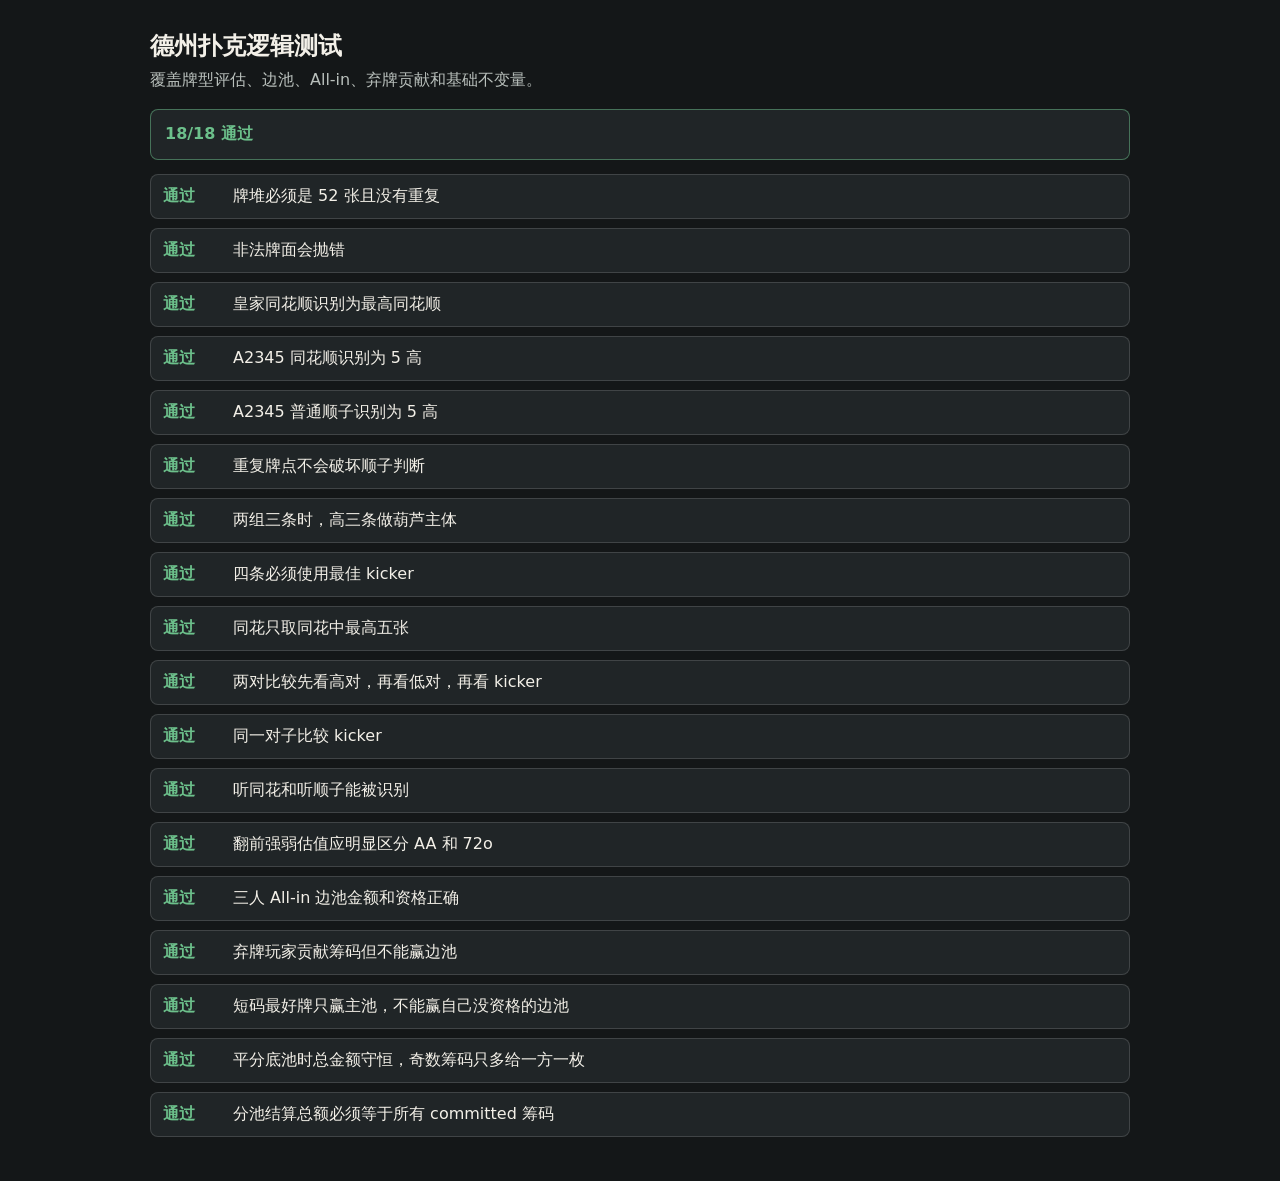
<file: tests.html>
<!doctype html>
<html lang="zh-CN">
  <head>
    <meta charset="utf-8" />
    <meta name="viewport" content="width=device-width, initial-scale=1" />
    <title>Poker Logic Tests</title>
    <link rel="stylesheet" href="styles.css" />
  </head>
  <body>
    <main class="test-page">
      <header class="test-header">
        <h1>德州扑克逻辑测试</h1>
        <p>覆盖牌型评估、边池、All-in、弃牌贡献和基础不变量。</p>
      </header>
      <section id="test-summary" class="test-summary">测试运行中...</section>
      <section id="test-results" class="test-results"></section>
    </main>
    <script src="src/poker-core.js"></script>
    <script src="tests/poker-tests.js"></script>
  </body>
</html>
</file>
<file: styles.css>
:root {
  color-scheme: dark;
  --bg: #141718;
  --panel: #202527;
  --panel-2: #2a3032;
  --panel-3: #252b34;
  --felt: #11674f;
  --felt-dark: #0b4a39;
  --line: rgba(255, 255, 255, 0.14);
  --text: #f3f0e8;
  --muted: #b9c0bc;
  --soft: #7d8984;
  --accent: #e2b557;
  --danger: #d96459;
  --good: #6cc08b;
  --blue: #78a8d8;
  --violet: #b49be8;
  --card: #fbf8ef;
  --ink: #16191a;
  --red: #b93636;
  --shadow: 0 18px 50px rgba(0, 0, 0, 0.32);
}

* {
  box-sizing: border-box;
}

body {
  margin: 0;
  min-height: 100vh;
  background: var(--bg);
  color: var(--text);
  font-family:
    Inter, ui-sans-serif, system-ui, -apple-system, BlinkMacSystemFont, "Segoe UI",
    sans-serif;
}

button,
input {
  font: inherit;
}

button {
  border: 0;
}

.app {
  min-height: 100vh;
  display: grid;
  grid-template-columns: minmax(0, 1fr) 380px;
}

.table-area {
  min-width: 0;
  padding: 20px;
  display: flex;
  flex-direction: column;
  gap: 14px;
}

.side-panel {
  border-left: 1px solid var(--line);
  background: #1d2224;
  padding: 18px;
  min-width: 0;
  overflow: auto;
  max-height: 100vh;
}

.topbar {
  display: flex;
  align-items: center;
  justify-content: space-between;
  gap: 16px;
  min-height: 38px;
}

.title {
  display: flex;
  align-items: baseline;
  gap: 12px;
}

.title h1 {
  margin: 0;
  font-size: 18px;
  letter-spacing: 0;
}

.title span,
.status-line {
  color: var(--muted);
  font-size: 13px;
}

.table-shell {
  position: relative;
  min-height: 610px;
  flex: 1;
  border: 1px solid rgba(255, 255, 255, 0.12);
  border-radius: 8px;
  background:
    radial-gradient(ellipse at center, rgba(255, 255, 255, 0.1), transparent 56%),
    linear-gradient(145deg, var(--felt), var(--felt-dark));
  box-shadow: var(--shadow);
  overflow: hidden;
}

.felt-mark {
  position: absolute;
  inset: 92px 110px 132px;
  border: 2px solid rgba(255, 255, 255, 0.16);
  border-radius: 999px;
  pointer-events: none;
}

.seat {
  position: absolute;
  width: min(260px, 31vw);
  min-height: 136px;
  padding: 12px;
  border: 1px solid rgba(255, 255, 255, 0.16);
  border-radius: 8px;
  background: rgba(25, 31, 32, 0.88);
  box-shadow: 0 10px 24px rgba(0, 0, 0, 0.22);
}

.seat.hero {
  left: 50%;
  bottom: 18px;
  transform: translateX(-50%);
}

.seat.seat-1 {
  left: 28px;
  top: 34px;
}

.seat.seat-2 {
  right: 28px;
  top: 34px;
}

.seat.active {
  border-color: var(--accent);
  box-shadow:
    0 0 0 2px rgba(226, 181, 87, 0.18),
    0 10px 24px rgba(0, 0, 0, 0.28);
}

.seat.thinking {
  border-color: var(--blue);
}

.seat.folded {
  opacity: 0.58;
}

.seat.all-in {
  border-color: var(--blue);
}

.seat-head {
  display: flex;
  align-items: flex-start;
  justify-content: space-between;
  gap: 8px;
}

.name-row {
  display: flex;
  align-items: center;
  gap: 7px;
  min-width: 0;
}

.player-name {
  margin: 0;
  font-size: 16px;
  font-weight: 760;
  white-space: nowrap;
  overflow: hidden;
  text-overflow: ellipsis;
}

.badge {
  display: inline-flex;
  align-items: center;
  justify-content: center;
  min-width: 22px;
  height: 22px;
  padding: 0 6px;
  border-radius: 999px;
  background: rgba(255, 255, 255, 0.12);
  color: var(--text);
  font-size: 11px;
  font-weight: 760;
}

.badge.button {
  background: var(--accent);
  color: #241b08;
}

.chip {
  color: var(--accent);
  font-size: 14px;
  font-weight: 760;
  white-space: nowrap;
}

.stack-box {
  display: grid;
  justify-items: end;
  gap: 4px;
}

.seat-state {
  min-width: 44px;
  padding: 3px 7px;
  border-radius: 999px;
  background: rgba(255, 255, 255, 0.1);
  color: var(--muted);
  font-size: 11px;
  text-align: center;
}

.desc {
  margin: 6px 0 10px;
  min-height: 34px;
  color: var(--muted);
  font-size: 12px;
  line-height: 1.42;
}

.cards {
  display: flex;
  align-items: center;
  gap: 7px;
  min-height: 58px;
}

.card {
  width: 46px;
  height: 58px;
  border-radius: 7px;
  background: var(--card);
  color: var(--ink);
  border: 1px solid rgba(0, 0, 0, 0.18);
  display: flex;
  flex-direction: column;
  justify-content: space-between;
  padding: 5px 6px;
  font-weight: 820;
  line-height: 1;
  box-shadow: 0 4px 9px rgba(0, 0, 0, 0.24);
}

.card .rank {
  font-size: 17px;
}

.card .suit {
  align-self: flex-end;
  font-size: 19px;
}

.card.red {
  color: var(--red);
}

.card.hidden {
  background:
    linear-gradient(135deg, rgba(255, 255, 255, 0.1), transparent),
    #324146;
  color: rgba(255, 255, 255, 0.5);
  border-color: rgba(255, 255, 255, 0.14);
}

.seat-foot {
  display: flex;
  align-items: center;
  justify-content: space-between;
  gap: 8px;
  margin-top: 8px;
  color: var(--muted);
  font-size: 12px;
}

.last-action {
  min-width: 0;
  overflow: hidden;
  white-space: nowrap;
  text-overflow: ellipsis;
}

.thinking-dots::after {
  content: "";
  display: inline-block;
  width: 18px;
  text-align: left;
  animation: dots 1.15s steps(4, end) infinite;
}

@keyframes dots {
  0% {
    content: "";
  }
  25% {
    content: ".";
  }
  50% {
    content: "..";
  }
  75%,
  100% {
    content: "...";
  }
}

.board-zone {
  position: absolute;
  left: 50%;
  top: 50%;
  transform: translate(-50%, -44%);
  width: min(620px, calc(100% - 280px));
  min-width: 330px;
  text-align: center;
}

.pot {
  display: inline-flex;
  align-items: center;
  justify-content: center;
  min-height: 36px;
  padding: 0 15px;
  margin-bottom: 14px;
  border-radius: 999px;
  background: rgba(20, 23, 24, 0.62);
  color: var(--accent);
  font-weight: 820;
}

.board-cards {
  justify-content: center;
  min-height: 66px;
}

.street {
  margin-top: 14px;
  color: rgba(255, 255, 255, 0.84);
  font-size: 14px;
}

.latest-action {
  display: inline-flex;
  align-items: center;
  justify-content: center;
  min-height: 30px;
  margin-top: 10px;
  padding: 0 11px;
  border-radius: 999px;
  background: rgba(20, 23, 24, 0.42);
  color: var(--text);
  font-size: 12px;
  font-weight: 760;
}

.empty-card {
  width: 46px;
  height: 58px;
  border-radius: 7px;
  border: 1px dashed rgba(255, 255, 255, 0.24);
  background: rgba(255, 255, 255, 0.05);
}

.controls {
  border: 1px solid var(--line);
  border-radius: 8px;
  background: var(--panel);
  padding: 14px;
  display: flex;
  align-items: center;
  justify-content: space-between;
  gap: 14px;
  flex-wrap: wrap;
}

.decision-panel {
  display: grid;
  grid-template-columns: minmax(220px, 0.85fr) minmax(320px, 1.4fr);
  align-items: start;
}

.decision-panel.ai-wait {
  grid-template-columns: minmax(220px, 0.7fr) minmax(260px, 1fr);
}

.control-info {
  min-width: 220px;
}

.decision-head {
  padding: 2px 0;
}

.control-info strong {
  display: block;
  margin-bottom: 4px;
}

.control-info span {
  color: var(--muted);
  font-size: 13px;
}

.action-buttons {
  display: flex;
  align-items: center;
  gap: 9px;
  flex-wrap: wrap;
  justify-content: flex-end;
}

.btn {
  min-height: 38px;
  padding: 0 13px;
  border-radius: 8px;
  background: #363d40;
  color: var(--text);
  font-weight: 760;
  cursor: pointer;
}

.btn:hover {
  background: #424a4d;
}

.btn:disabled {
  cursor: not-allowed;
  opacity: 0.42;
}

.btn.primary {
  background: var(--accent);
  color: #211805;
}

.btn.primary:hover {
  background: #f0c469;
}

.btn.danger {
  background: var(--danger);
  color: white;
}

.btn.good {
  background: var(--good);
  color: #082113;
}

.raise-box {
  display: flex;
  align-items: center;
  gap: 7px;
  padding-left: 4px;
}

.raise-box label {
  color: var(--muted);
  font-size: 13px;
}

.raise-box input {
  width: 86px;
  height: 38px;
  border-radius: 8px;
  border: 1px solid var(--line);
  background: #15191a;
  color: var(--text);
  padding: 0 10px;
}

.coach-guide {
  grid-column: 1 / -1;
  display: grid;
  grid-template-columns: repeat(4, minmax(0, 1fr));
  gap: 10px;
  width: 100%;
}

.coach-card {
  min-height: 74px;
  padding: 11px;
  border: 1px solid rgba(255, 255, 255, 0.12);
  border-radius: 8px;
  background: rgba(255, 255, 255, 0.055);
}

.coach-card.primary-note {
  background: rgba(120, 168, 216, 0.13);
  border-color: rgba(120, 168, 216, 0.3);
}

.coach-card strong {
  display: block;
  margin-bottom: 6px;
  color: var(--text);
  font-size: 13px;
}

.coach-card span {
  color: var(--muted);
  font-size: 12px;
  line-height: 1.45;
}

.thinking-strip {
  min-height: 42px;
  display: flex;
  align-items: center;
  gap: 10px;
  padding: 11px 13px;
  border-radius: 8px;
  background: rgba(120, 168, 216, 0.12);
  color: var(--muted);
  font-size: 13px;
}

.thinking-dot {
  width: 10px;
  height: 10px;
  border-radius: 50%;
  background: var(--blue);
  box-shadow: 0 0 0 rgba(120, 168, 216, 0.5);
  animation: pulse 1.2s infinite;
  flex: 0 0 auto;
}

@keyframes pulse {
  0% {
    box-shadow: 0 0 0 0 rgba(120, 168, 216, 0.45);
  }
  100% {
    box-shadow: 0 0 0 12px rgba(120, 168, 216, 0);
  }
}

.panel-section {
  border-bottom: 1px solid var(--line);
  padding-bottom: 16px;
  margin-bottom: 16px;
}

.panel-section:last-child {
  border-bottom: 0;
  margin-bottom: 0;
  padding-bottom: 0;
}

.panel-section h2,
.panel-section h3 {
  margin: 0 0 10px;
  font-size: 15px;
  letter-spacing: 0;
}

.review-title {
  display: flex;
  align-items: center;
  justify-content: space-between;
  gap: 12px;
}

.review-title h2 {
  margin: 0;
  font-size: 18px;
}

.review-list {
  margin: 10px 0 0;
  padding-left: 18px;
  color: var(--text);
}

.review-list li {
  margin: 9px 0;
  line-height: 1.45;
}

.codex-review {
  padding: 14px;
  border: 1px solid rgba(120, 168, 216, 0.24);
  border-radius: 8px;
  background: rgba(120, 168, 216, 0.08);
}

.codex-review.loading {
  background: rgba(255, 255, 255, 0.045);
}

.codex-review.error {
  border-color: rgba(217, 100, 89, 0.35);
  background: rgba(217, 100, 89, 0.08);
}

.review-summary {
  margin: 0 0 12px;
  color: var(--text);
  line-height: 1.5;
}

.review-group {
  margin-top: 12px;
}

.review-group strong {
  display: block;
  color: var(--blue);
  font-size: 13px;
}

.error-text {
  color: var(--danger);
  font-size: 12px;
  line-height: 1.4;
  overflow-wrap: anywhere;
}

.muted {
  color: var(--muted);
}

.mini-table {
  display: grid;
  gap: 8px;
}

.focus-panel {
  background: rgba(255, 255, 255, 0.045);
  border: 1px solid var(--line);
  border-radius: 8px;
  padding: 14px;
}

.focus-metrics {
  display: flex;
  flex-wrap: wrap;
  gap: 8px;
  margin-top: 10px;
}

.focus-metrics span {
  padding: 6px 8px;
  border-radius: 999px;
  background: rgba(226, 181, 87, 0.12);
  color: var(--accent);
  font-size: 12px;
  font-weight: 760;
}

.profile-list {
  display: grid;
  gap: 9px;
}

.profile-row {
  display: grid;
  gap: 3px;
  padding: 9px;
  border-radius: 8px;
  background: rgba(255, 255, 255, 0.055);
}

.profile-row strong {
  font-size: 13px;
}

.profile-row span {
  color: var(--muted);
  font-size: 12px;
  line-height: 1.4;
}

.ai-mode {
  display: grid;
  gap: 5px;
  padding: 10px;
  border-radius: 8px;
  background: rgba(120, 168, 216, 0.1);
  border: 1px solid rgba(120, 168, 216, 0.2);
}

.ai-mode strong {
  color: var(--blue);
  font-size: 13px;
}

.ai-mode span,
.ai-mode em {
  color: var(--muted);
  font-size: 12px;
  line-height: 1.4;
}

.ai-mode em {
  color: var(--danger);
  font-style: normal;
}

.stack-row,
.action-row {
  display: grid;
  grid-template-columns: 76px 1fr;
  gap: 8px;
  align-items: baseline;
  color: var(--muted);
  font-size: 13px;
}

.stack-row strong,
.action-row strong {
  color: var(--text);
  font-weight: 760;
}

.log {
  display: grid;
  gap: 9px;
  max-height: 260px;
  overflow: auto;
  padding-right: 4px;
}

.action-row {
  padding: 8px;
  border-radius: 8px;
  background: rgba(255, 255, 255, 0.055);
}

.action-row small {
  display: inline-block;
  margin-top: 4px;
  color: var(--blue);
  line-height: 1.35;
}

.continue-block {
  display: grid;
  gap: 10px;
}

.test-page {
  width: min(980px, calc(100% - 32px));
  margin: 0 auto;
  padding: 30px 0 44px;
}

.test-header {
  margin-bottom: 18px;
}

.test-header h1 {
  margin: 0 0 8px;
  font-size: 24px;
}

.test-header p {
  margin: 0;
  color: var(--muted);
}

.test-summary {
  margin-bottom: 14px;
  padding: 14px;
  border-radius: 8px;
  background: var(--panel);
  border: 1px solid var(--line);
  font-weight: 820;
}

.test-summary.pass {
  border-color: rgba(108, 192, 139, 0.5);
  color: var(--good);
}

.test-summary.fail {
  border-color: rgba(217, 100, 89, 0.55);
  color: var(--danger);
}

.test-results {
  display: grid;
  gap: 9px;
}

.test-result {
  display: grid;
  grid-template-columns: 60px 1fr;
  gap: 10px;
  align-items: start;
  padding: 11px 12px;
  border: 1px solid var(--line);
  border-radius: 8px;
  background: var(--panel);
}

.test-result.pass strong {
  color: var(--good);
}

.test-result.fail strong {
  color: var(--danger);
}

.test-result code {
  grid-column: 2;
  color: var(--danger);
  white-space: pre-wrap;
}

@media (max-width: 980px) {
  .app {
    grid-template-columns: 1fr;
  }

  .side-panel {
    border-left: 0;
    border-top: 1px solid var(--line);
    max-height: none;
  }

  .table-area {
    padding: 14px;
  }

  .table-shell {
    min-height: 650px;
  }

  .board-zone {
    width: calc(100% - 40px);
    min-width: 0;
    top: 48%;
  }

  .seat {
    width: calc(50% - 24px);
  }

  .seat.hero {
    width: min(330px, calc(100% - 28px));
  }

  .seat.seat-1 {
    left: 14px;
    top: 16px;
  }

  .seat.seat-2 {
    right: 14px;
    top: 16px;
  }

  .felt-mark {
    inset: 108px 22px 148px;
  }

  .decision-panel,
  .decision-panel.ai-wait {
    grid-template-columns: 1fr;
  }

  .action-buttons {
    justify-content: flex-start;
  }

  .coach-guide {
    grid-template-columns: repeat(2, minmax(0, 1fr));
  }
}

@media (max-width: 620px) {
  .topbar {
    align-items: flex-start;
    flex-direction: column;
  }

  .table-shell {
    min-height: 720px;
  }

  .seat {
    width: calc(100% - 28px);
  }

  .seat.seat-1 {
    left: 14px;
    top: 14px;
  }

  .seat.seat-2 {
    left: 14px;
    right: auto;
    top: 168px;
  }

  .board-zone {
    top: 55%;
  }

  .controls {
    align-items: stretch;
  }

  .action-buttons,
  .raise-box {
    width: 100%;
  }

  .btn {
    flex: 1 1 auto;
  }

  .coach-guide {
    grid-template-columns: 1fr;
  }

  .test-result {
    grid-template-columns: 1fr;
  }

  .test-result code {
    grid-column: 1;
  }
}
</file>
